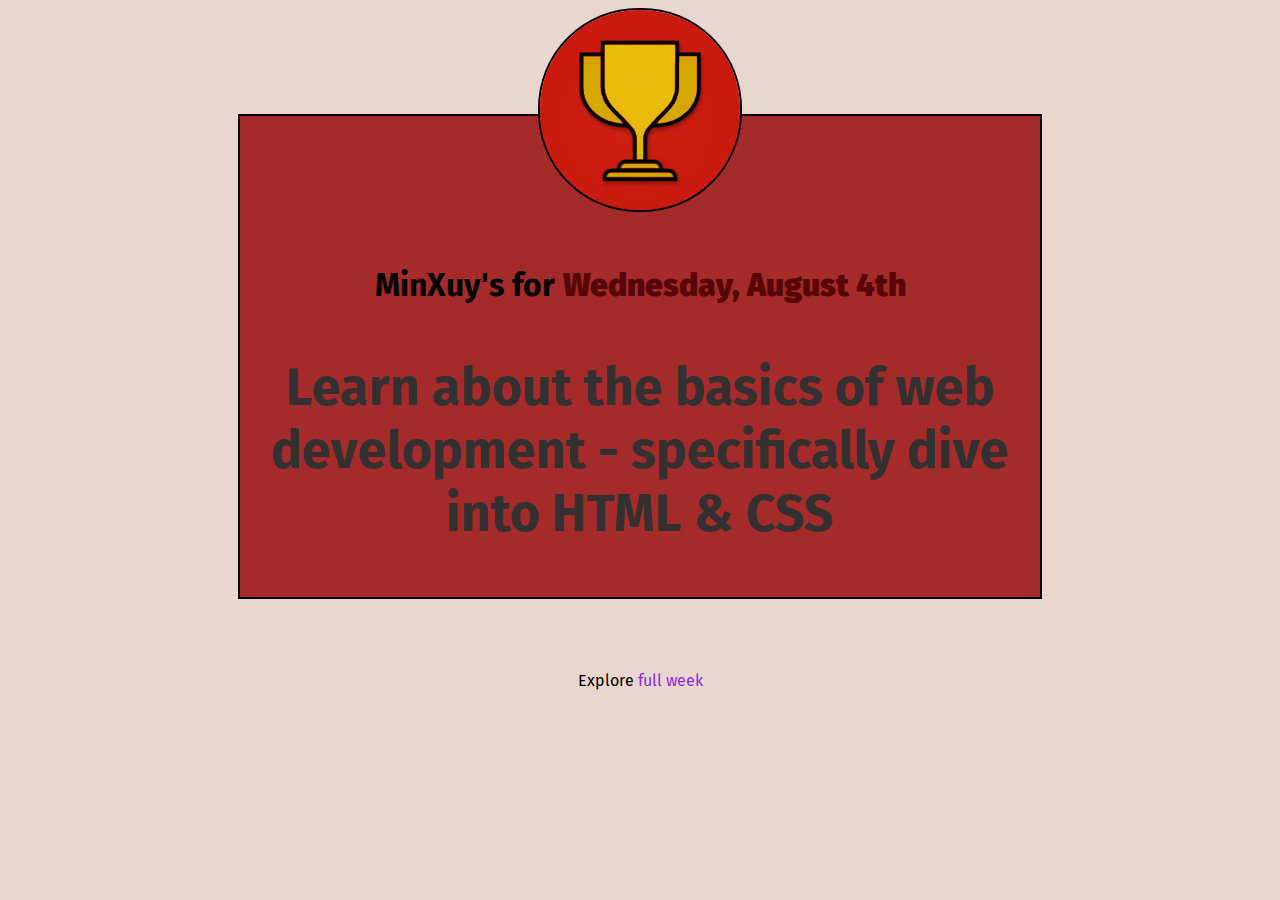
<file: index.html>
<!DOCTYPE html>
<html lang="en">
<head>
    <meta charset="UTF-8">
    <meta name="viewport" content="width=device-width, initial-scale=1.0">
    <title>My Daily Challenge</title>
    <link href="styles/daily-challenge.css" rel="stylesheet">
    <link rel="preconnect" href="https://fonts.googleapis.com"> 
    <link rel="preconnect" href="https://fonts.gstatic.com" crossorigin>
    <link href="https://fonts.googleapis.com/css2?family=Fira+Sans:ital,wght@0,100;0,200;0,300;0,400;0,500;0,600;0,700;0,800;0,900;1,100;1,200;1,300;1,400;1,500;1,600;1,700;1,800;1,900&family=Pacifico&display=swap" rel="stylesheet">
</head>
<body>
    <img src="imgs/challenges-trophy.jpg" alt="A tropy">
    <main>
     <h1>MinXuy's for <b>Wednesday, August 4th</b></h1>
     <p id="todays-challenge">
        Learn about the basics of web development - specifically dive into HTML & CSS
     </p>   
    </main>
    <p>
        Explore <a href="full-week.html">full week</a>
    </p>
</body>
</html>
</file>
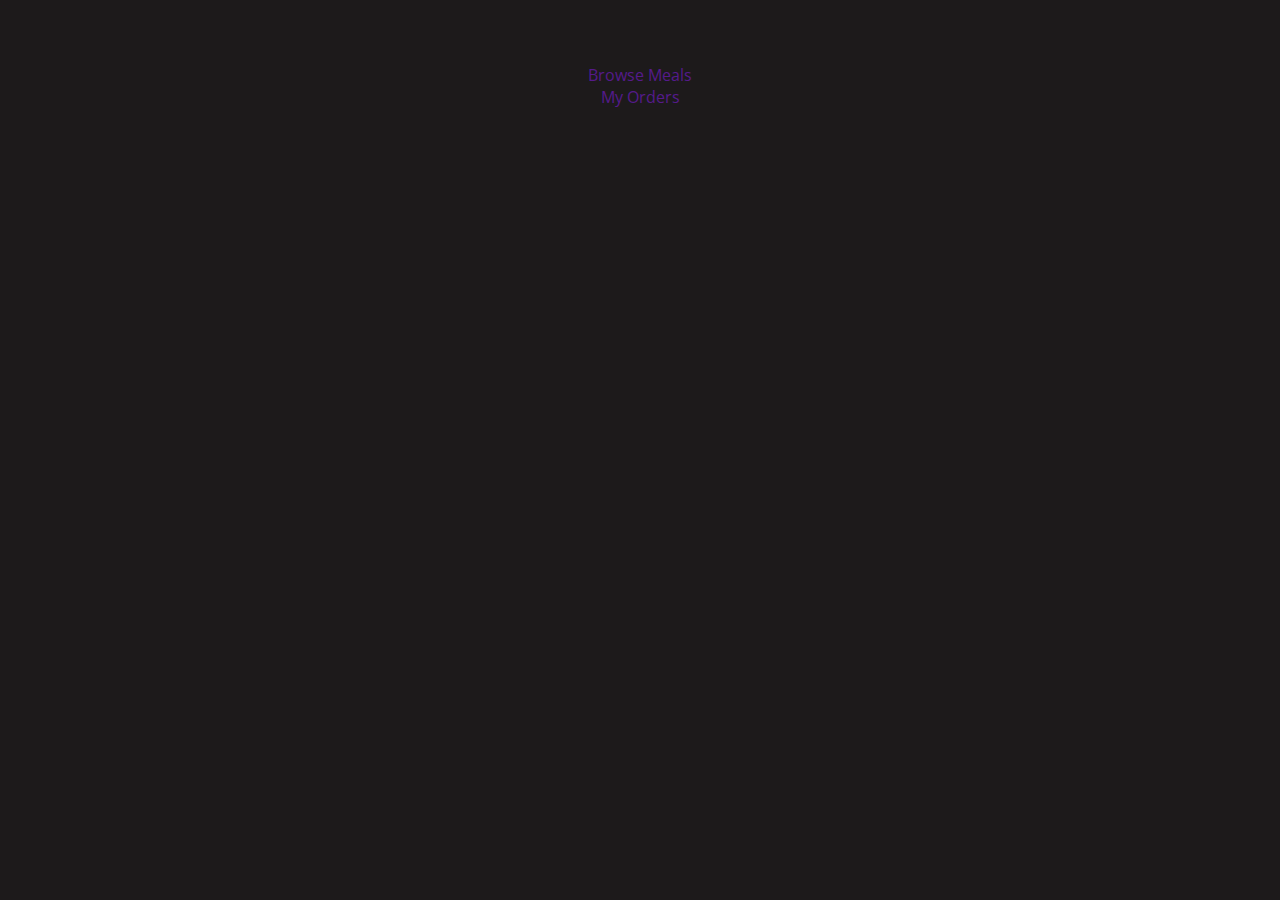
<file: 20days/index.html>
<!DOCTYPE html>
<html lang="en">
<head>
    <meta charset="UTF-8">
    <meta name="viewport" content="width=device-width, initial-scale=1.0">
    <title>Webfood</title>
    <link rel="preconnect" href="https://fonts.gstatic.com" />
    <link
      href="https://fonts.googleapis.com/css2?family=Open+Sans:wght@400;700&display=swap"
      rel="stylesheet"
    />
    <link rel="stylesheet" href="/20days/style.css">
</head>
<body>
    <header id="main-header">
        <a href="/20days/index.html" id="logo">Webfood</a>
        <nav>
            <ul>
                <li>
                    <a href="">Browse Meals</a>
                </li>
                <li>
                    <a href="">My Orders</a>
                </li>
            </ul>
        </nav>
        <a href class="menu-btn">
            <span></span>
            <span></span>
            <span></span>
        </a>
    </header>

    <aside id="side-drawer">
        <nav>
            <ul>
                <li>
                    <a href="">Browse Meals</a>
                </li>
                <li>
                    <a href="">My Orders</a>
                </li>
            </ul>
        </nav> 
    </aside>

    <main>
        <h1>Browse Our Deliicious Meals</h1>
        <section id="latest-products">
            <ul>
                <li class="food-item">
                    <article>
                        <img src="/20days/images/risotto.jpg" alt="Delicious risotto with tiger prawns">
                        <div class="food-item-content">
                            <h2>Risstto with Tiger Prawns</h2>
                            <a href="" class="btn"> Add to Cart </a>
                        </div>
                    </article>
                </li>
                <li class="food-item">
                    <article>
                        <img src="/20days/images/cheeseburgers.jpg" alt="Classic Cheeseburgers">
                        <div class="food-item-content">
                            <h2>Cheeseburgers</h2>
                            <a href="" class="btn"> Add to Cart </a>
                        </div>
                    </article>
                </li>
            </ul>
        </section>
    </main>
</body>
</html>
</file>
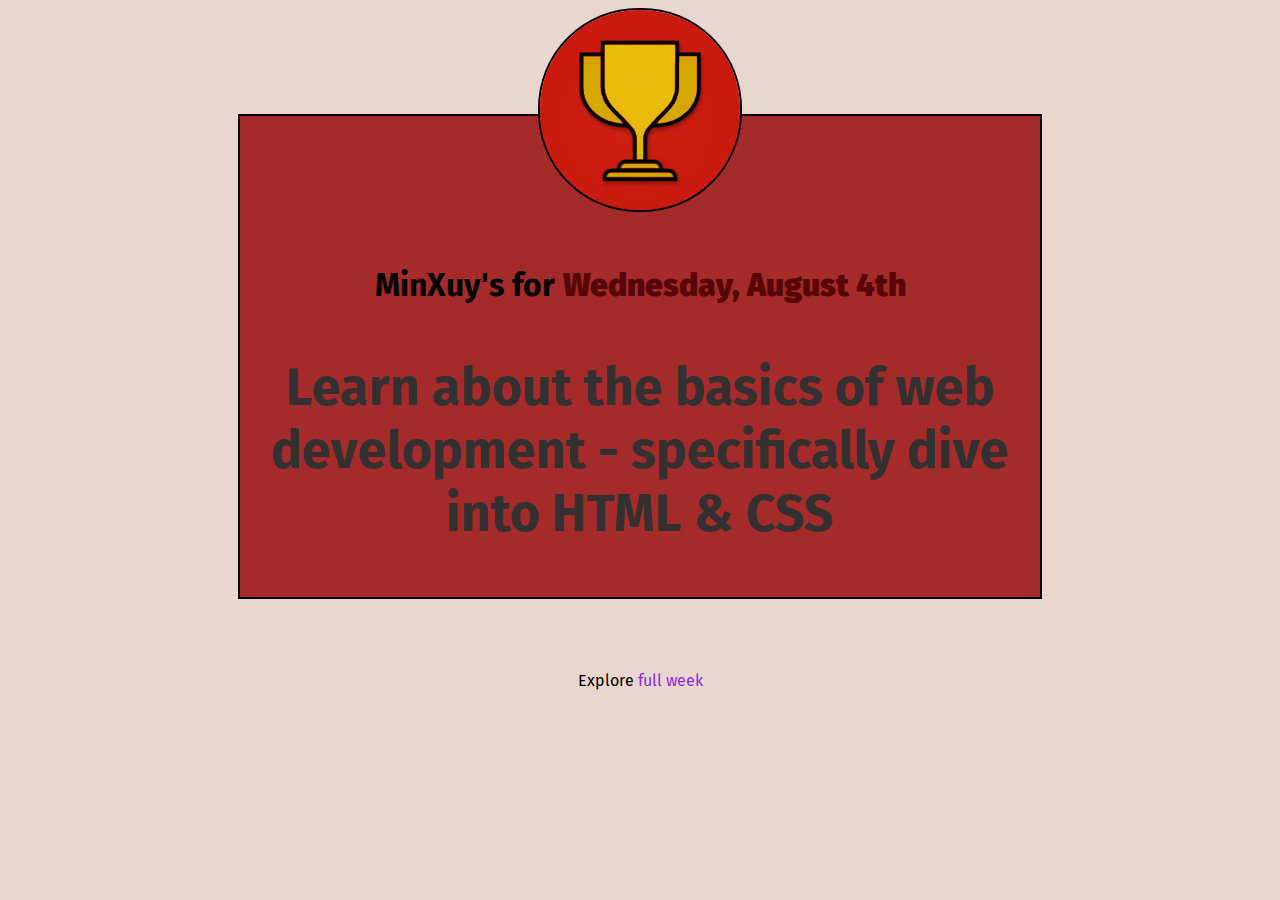
<file: code/index.html>
<!DOCTYPE html>
<html lang="en">
<head>
    <meta charset="UTF-8">
    <meta name="viewport" content="width=device-width, initial-scale=1.0">
    <title>My Daily Challenge</title>
    <link href="/styles/daily-challenge.css" rel="stylesheet">
    <link rel="preconnect" href="https://fonts.googleapis.com"> 
    <link rel="preconnect" href="https://fonts.gstatic.com" crossorigin>
    <link href="https://fonts.googleapis.com/css2?family=Fira+Sans:ital,wght@0,100;0,200;0,300;0,400;0,500;0,600;0,700;0,800;0,900;1,100;1,200;1,300;1,400;1,500;1,600;1,700;1,800;1,900&family=Pacifico&display=swap" rel="stylesheet">
    <link rel="icon" href="/imgs/favicon.ico" type="image/x-icon">
</head>
<body>
    <img src="/imgs/challenges-trophy.jpg" alt="A tropy">
    <main>
     <h1>MinXuy's for <b>Wednesday, August 4th</b></h1>
     <p id="todays-challenge">
        Learn about the basics of web development - specifically dive into HTML & CSS
     </p>   
    </main>
    <p>
        Explore <a href="/code/full-week.html">full week</a>
    </p>
</body>
</html>
</file>
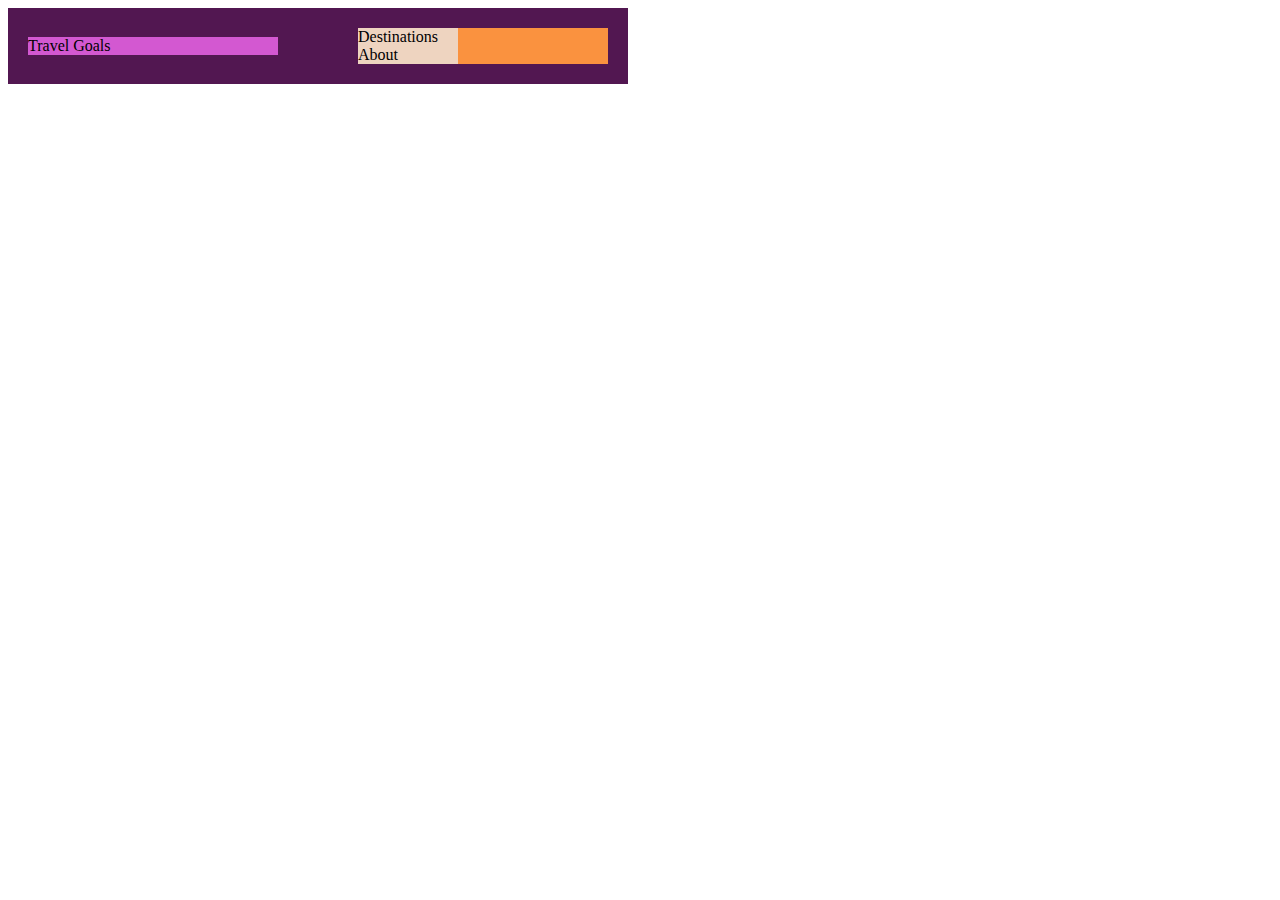
<file: flexbox/index.html>
<!DOCTYPE html>
<html lang="en">
  <head>
    <meta charset="UTF-8" />
    <link rel="stylesheet" href="/flexbox/style.css" />
    <title>Flexbox</title>
  </head>
  <body>
    <header id="container">
      <div>
        <p>Travel Goals</p>
      </div>
      <nav>
        <ul>
          <li>Destinations</li>
          <li>About</li>
        </ul>
      </nav>
    </header>
  </body>
</html>
</file>
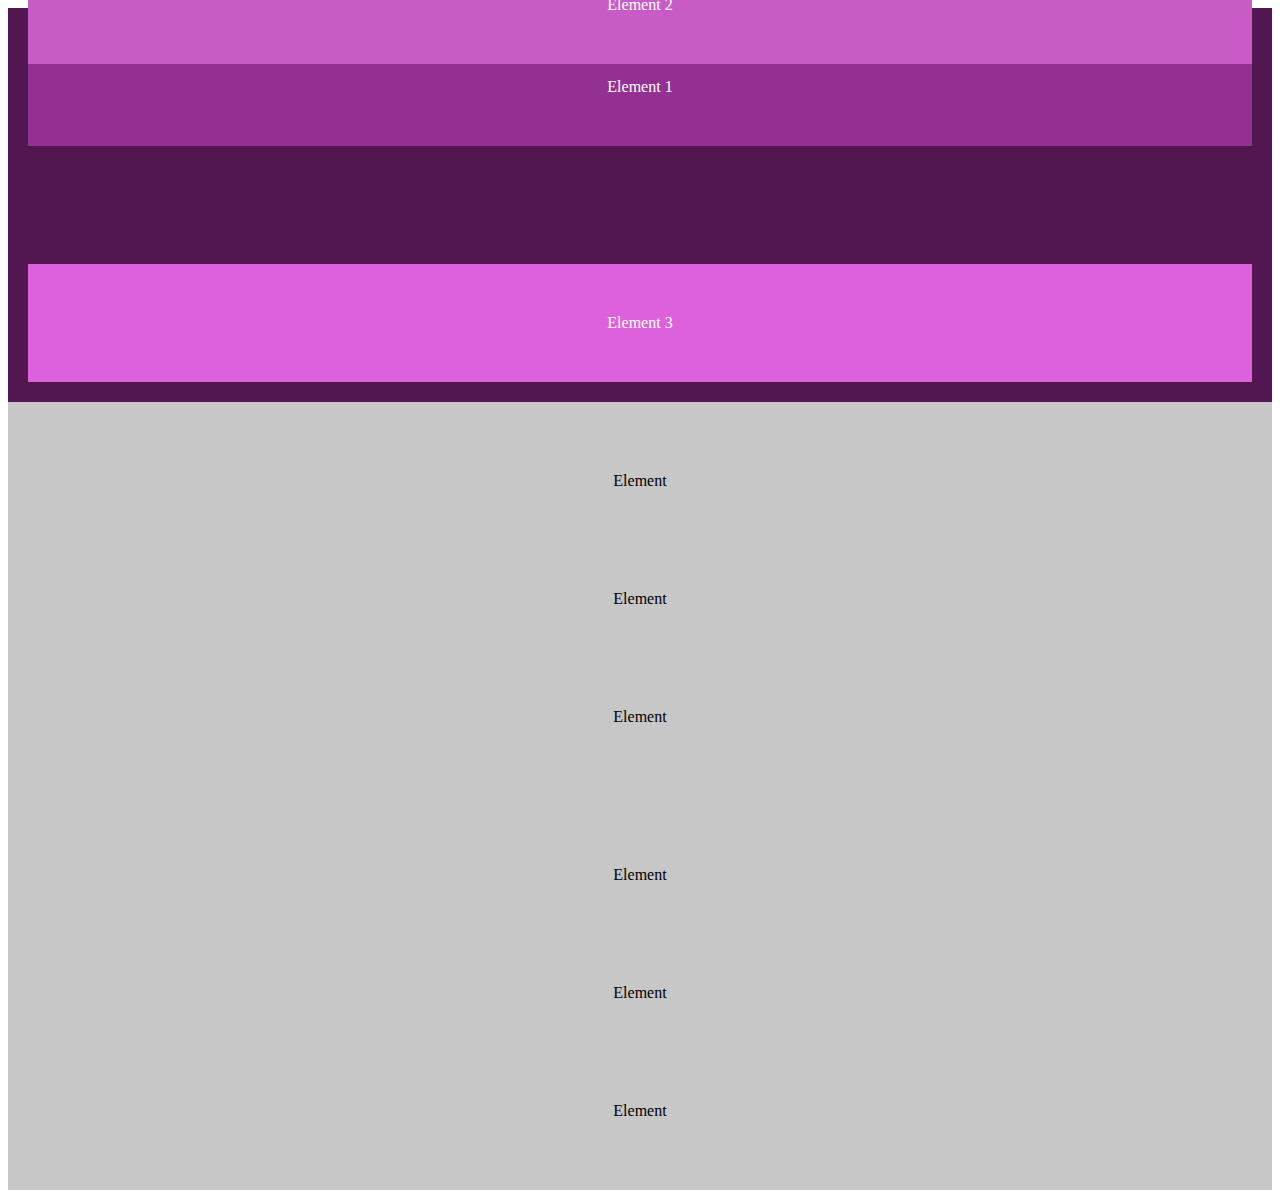
<file: position/index.html>
<!DOCTYPE html>
<html lang="en">
  <head>
    <meta charset="UTF-8" />
    <link rel="stylesheet" href="/position/style.css">
    <title>Position</title>
  </head>
  <body>
    <div id="container">
      <p id="one">Element 1</p>
      <p id="two">Element 2</p>
      <p id="three">Element 3</p>
    </div>
    <div>
      <p>Element</p>
      <p>Element</p>
      <p>Element</p>
    </div>
    <div>
      <p>Element</p>
      <p>Element</p>
      <p>Element</p>
    </div>
  </body>
</html>
</file>
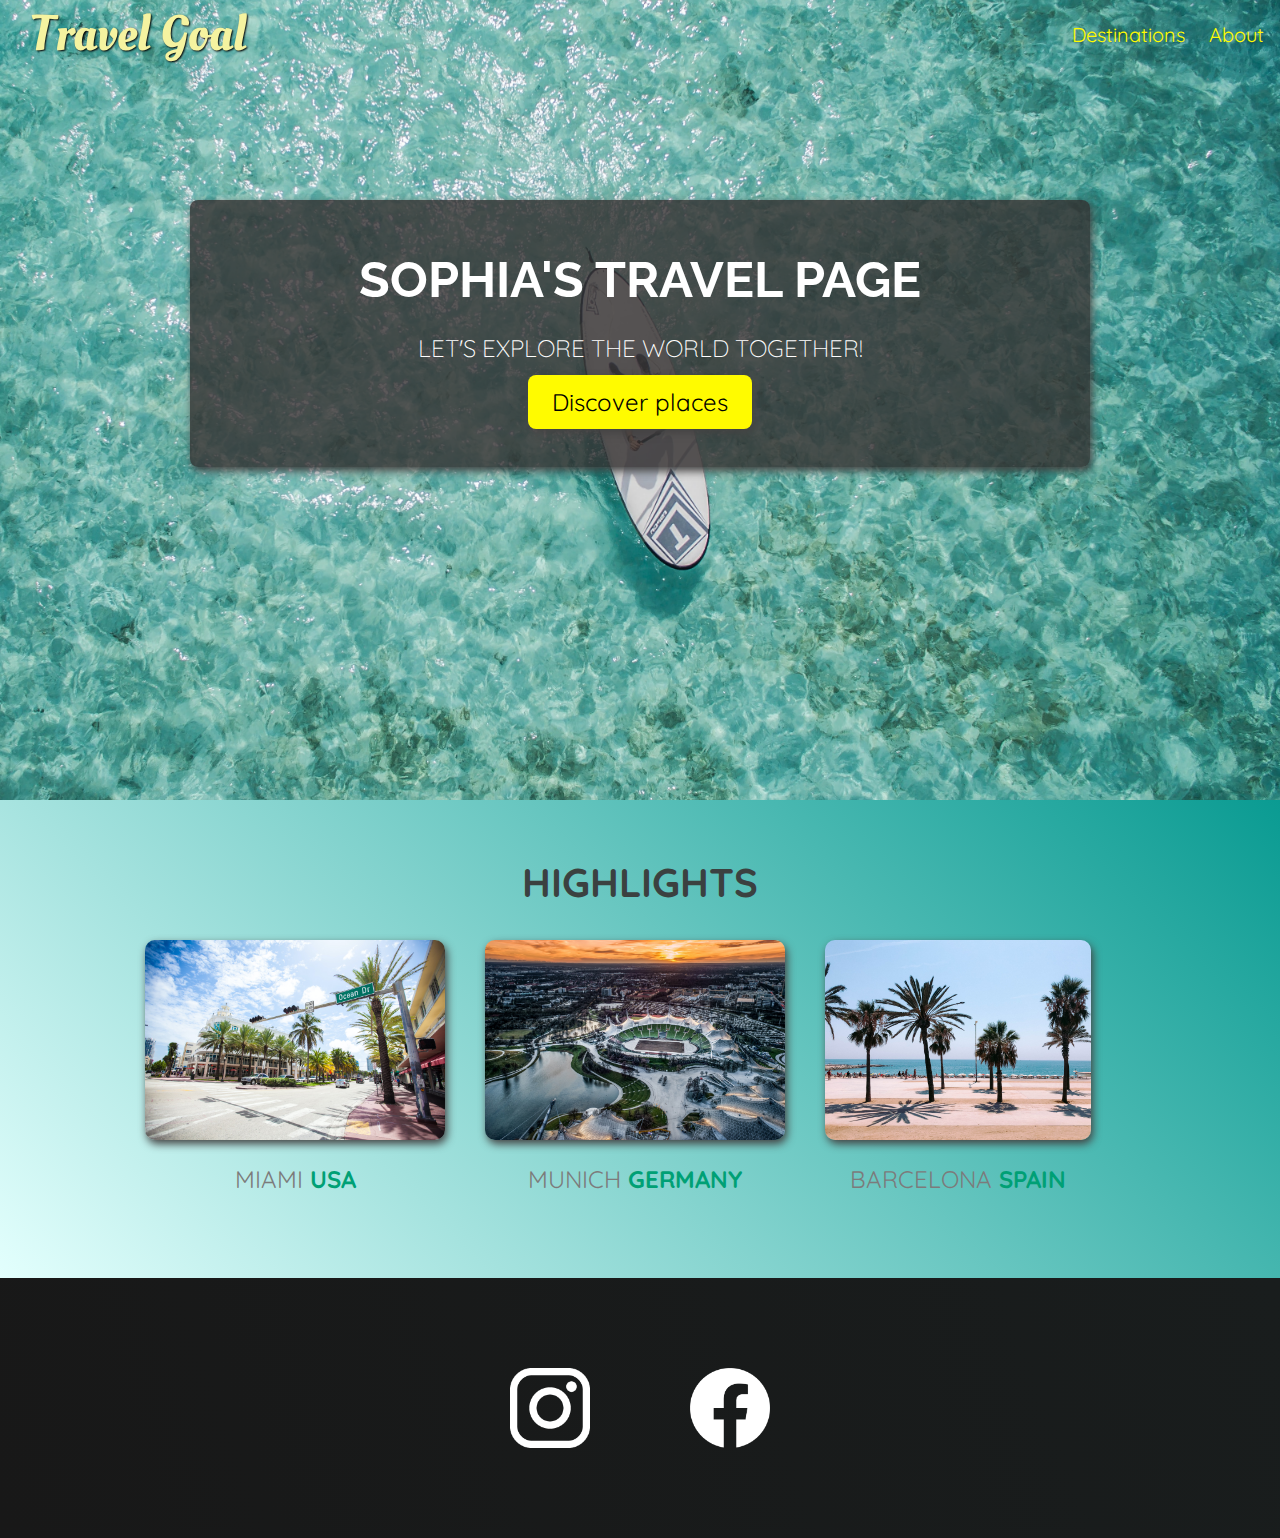
<file: travel_code/index.html>
<!DOCTYPE html>
<html lang="en">
<head>
    <meta charset="UTF-8">
    <link rel="stylesheet" href="/travel_code/style.css">
    <link rel="stylesheet" href="/travel_code/shared.css">
    <link rel="stylesheet" href="https://fonts.googleapis.com/css2?family=Raleway:wght@700&family=Oleo+Script:wght@700&family=Quicksand:wght@300;500;700&display=swap"/>
    <title>Travel goal</title>
</head>
<body>
    <header>
        <div id="page-logo">
           <a href="/travel_code/index.html">Travel Goal</a> 
        </div>
        
        <nav>
            <ul>
                <li><a href="/travel_code/places.html">Destinations</a></li>
                <li><a href="/travel_code/about.htm">About</a></li>
            </ul>
        </nav>
    </header>

    <main>
        <section id="hero">
            <div id="hero-content">
            <h1>SOPHIA'S TRAVEL PAGE</h1>
            <p>Let's explore the world together!</p>
            <a href="/travel_code/places.html">Discover places</a>   
            </div>
        </section>

        <section id="highlight">
            <h2>Highlights</h2>
            <ul id="destinations">
                <li class="destination">
                    <img src="/travel_images/places/miami.jpg" alt="Miami streets on sunny day">
                    <p>Miami <strong>USA</strong></p>
                </li>
                <li class="destination">
                    <img src="/travel_images/places/munich.jpg" alt="Munich stadium in winter">
                    <p>Munich <strong>Germany</strong></p>
                </li>
                <li class="destination">
                    <img src="/travel_images/places/barcelona.jpg" alt="Palm beach in barcelona">
                    <p>Barcelona <strong>Spain</strong></p>
                </li>
            </ul>
        </section>
    </main>

    <footer>
        <ul>
            <li>
                <a href="https://www.instagram.com"><img src="/travel_images/icon/insta.png" alt="Instagram"></a>
            </li>
            <li>
                <a href="https://www.facebook.com"><img src="/travel_images/icon/facebook.png" alter="Facebook"></a>
            </li>
        </ul>
    </footer>
</body>
</html>
</file>
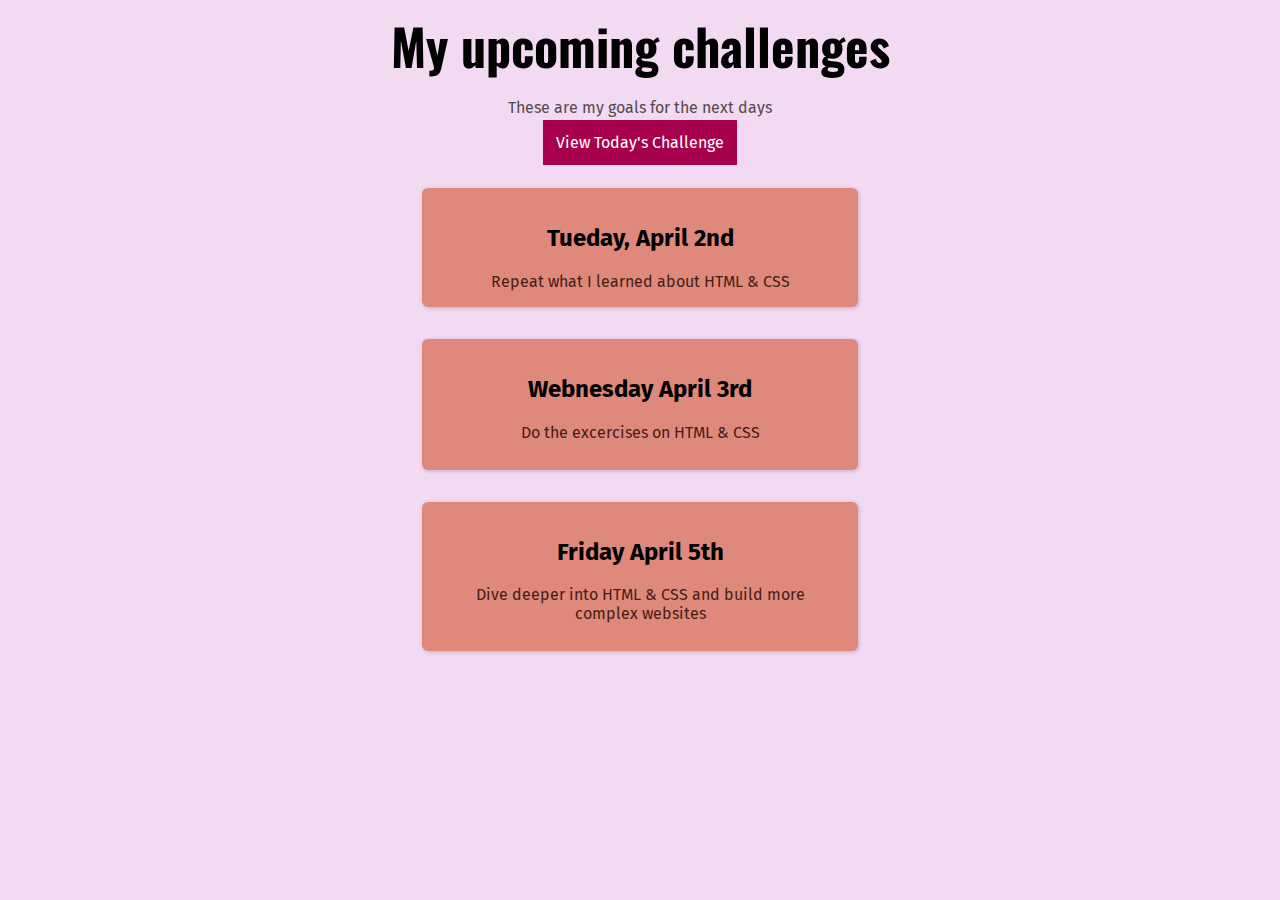
<file: full-week.html>
<!DOCTYPE html>
<html lang="en">
<head>
    <meta charset="UTF-8">
    <meta name="viewport" content="width=device-width, initial-scale=1.0">
    <title>My Upcoming Challenges</title>
    <link href="styles/full-week.css" rel="stylesheet">
    <link rel="preconnect" href="https://fonts.googleapis.com"> 
    <link rel="preconnect" href="https://fonts.gstatic.com" crossorigin>
    <link href="https://fonts.googleapis.com/css2?family=Fira+Sans:ital,wght@0,100;0,200;0,300;0,400;0,500;0,600;0,700;0,800;0,900;1,100;1,200;1,300;1,400;1,500;1,600;1,700;1,800;1,900&family=Pacifico&display=swap" rel="stylesheet">
    <link href="https://fonts.googleapis.com/css2?family=Fira+Sans:ital,wght@0,100;0,200;0,300;0,400;0,500;0,600;0,700;0,800;0,900;1,100;1,200;1,300;1,400;1,500;1,600;1,700;1,800;1,900&family=Oswald:wght@200..700&family=Pacifico&display=swap" rel="stylesheet">
</head>
<body>
    <header>
        <h1>My upcoming challenges</h1>
        <p id="description">These are my goals for the next days</p>
        <a href="index.html">View Today's Challenge</a>
    </header>
    <main>
        <ol>
            <li>
                <h2>Tueday, April 2nd</h2>
                <pv class="daily-goal">Repeat what I learned about HTML & CSS</pv>
            </li>
            <li>
                <h2>Webnesday April 3rd</h2>
                <p class="daily-goal">Do the excercises on HTML & CSS</p>
            </li>
            <li>
                <h2>Friday April 5th</h2>
                <p class="daily-goal">Dive deeper into HTML & CSS and build more complex websites</p>
            </li>
         </ol>
    </main>
</body>
</html>
</file>
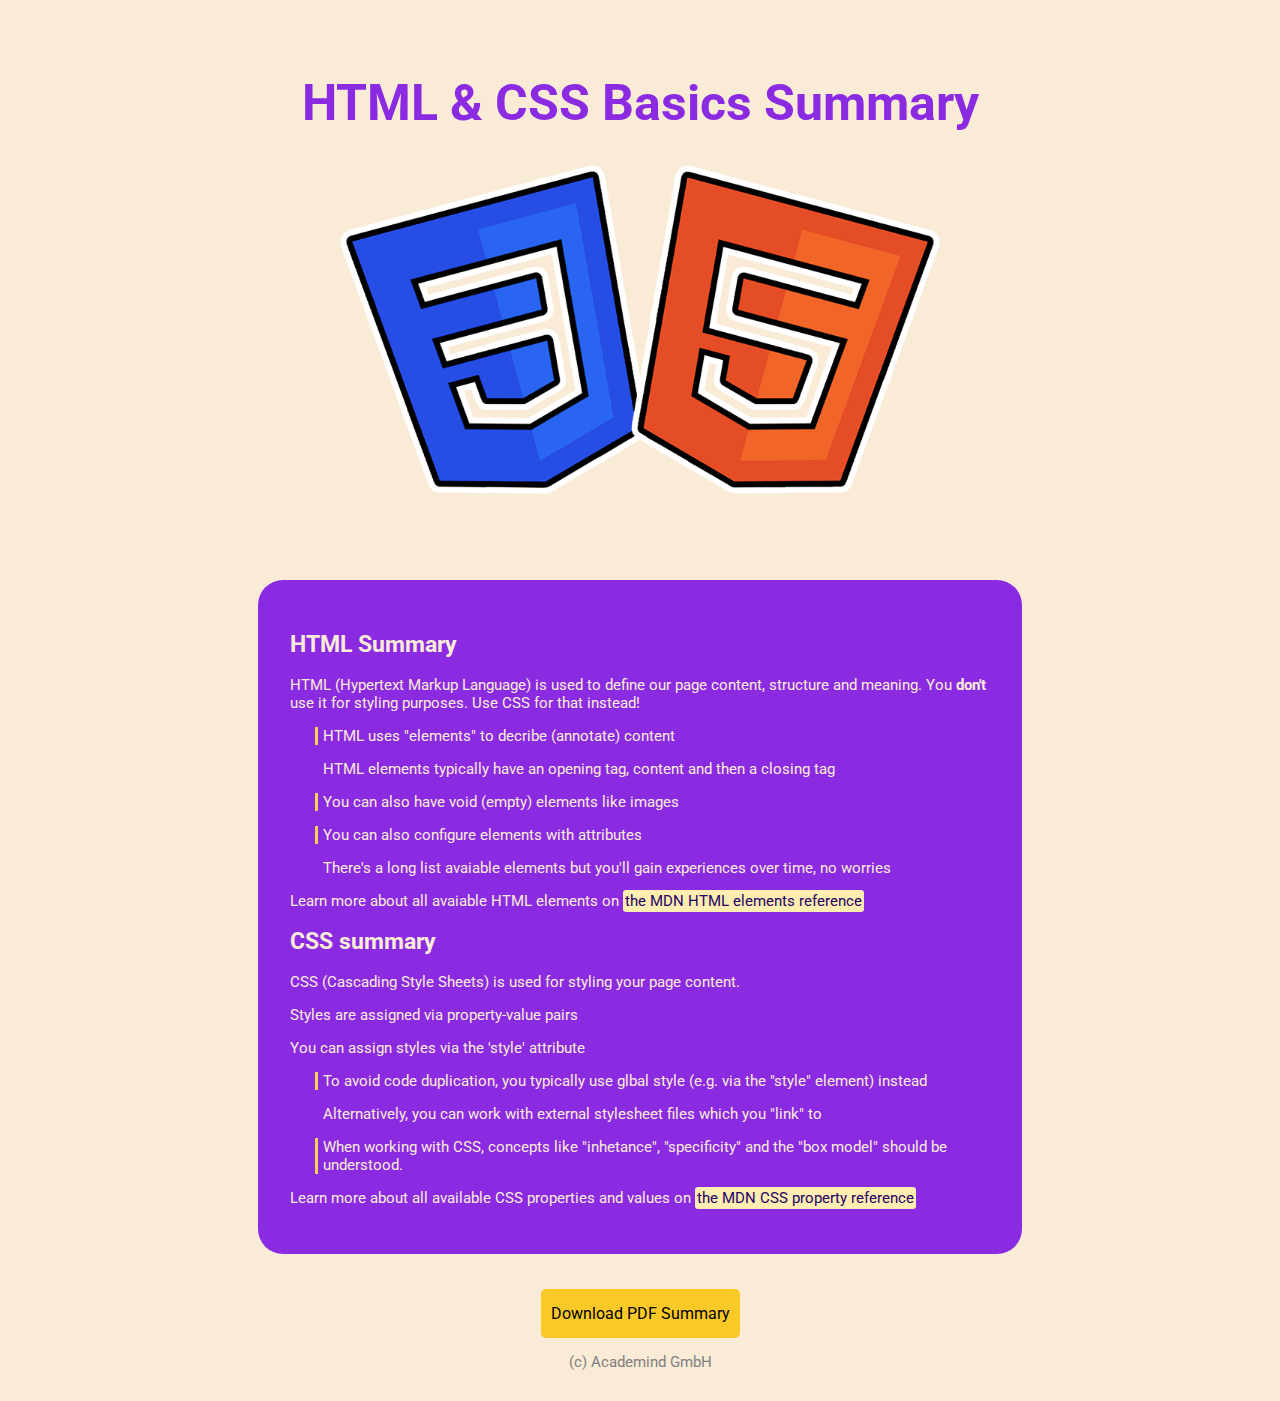
<file: html-css.html>
<!DOCTYPE html>
<html lang="en">
    <head>
        <meta charset="UFT-8">
        <meta name="viewport" content="width=device-width, initial-scale-1"/>
        <link rel="stylesheet" href="html-css.css">
        <link rel="preconnect" href="https://fonts.googleapis.com">
        <link rel="preconnect" href="https://fonts.gstatic.com" crossorigin>
        <link href="https://fonts.googleapis.com/css2?family=Roboto:ital,wght@0,100;0,300;0,400;0,500;0,700;0,900;1,100;1,300;1,400;1,500;1,700;1,900&display=swap" rel="stylesheet">
        <title>HTML-CSS</title>
    </head>
    <body>
        <header>
            <h1>HTML & CSS Basics Summary</h1>
            <img src="extra-files/html-css.png" alt="HTML and CSS logos">
        </header>

        <main>
            <h2>HTML Summary</h2>
            <p>HTML (Hypertext Markup Language) is used to define our page content, structure and meaning. You <span class="highlight">don't</span> use it for styling purposes. Use CSS for that instead!</p>
            <ul>
                <li class="extra-important">HTML uses "elements" to decribe (annotate) content</li>
                <li>HTML elements typically have an opening tag, content and then a closing tag</li>
                <li class="extra-important">You can also have void (empty) elements like images</li>
                <li class="extra-important">You can also configure elements with attributes</li>
                <li>There's a long list avaiable elements but you'll gain experiences over time, no worries</li>
            </ul>
            <p>Learn more about all avaiable HTML elements on <a href="https://developer.mozilla.org/en-US/docs/Web/HTML/Element">the MDN HTML elements reference</a></p>

            <h2>CSS summary</h2>
            <p>CSS (Cascading Style Sheets) is used for styling your page content.</p>
            <p>Styles are assigned via property-value pairs</p>
            <p>You can assign styles via the 'style' attribute</p>
            <ul>
                <li class="extra-important">To avoid code duplication, you typically use glbal style (e.g. via the "style" element) instead</li>
                <li>Alternatively, you can work with external stylesheet files which you "link" to</li>
                <li class="extra-important">When working with CSS, concepts like "inhetance", "specificity" and the "box model" should be understood.</li>
            </ul>
            <p>Learn more about all available CSS properties and values on <a href="https://developer.mozilla.org/en-US/docs/Web/CSS/Reference">the MDN CSS property reference</a></p>
        </main>

        <footer>
            <a href="extra-files/html-css-basics-summary.pdf" download="HTML-CSS basic summary" >Download PDF Summary</a>
            <p>(c) Academind GmbH</p>
        </footer>
    </body>
</html>
</file>
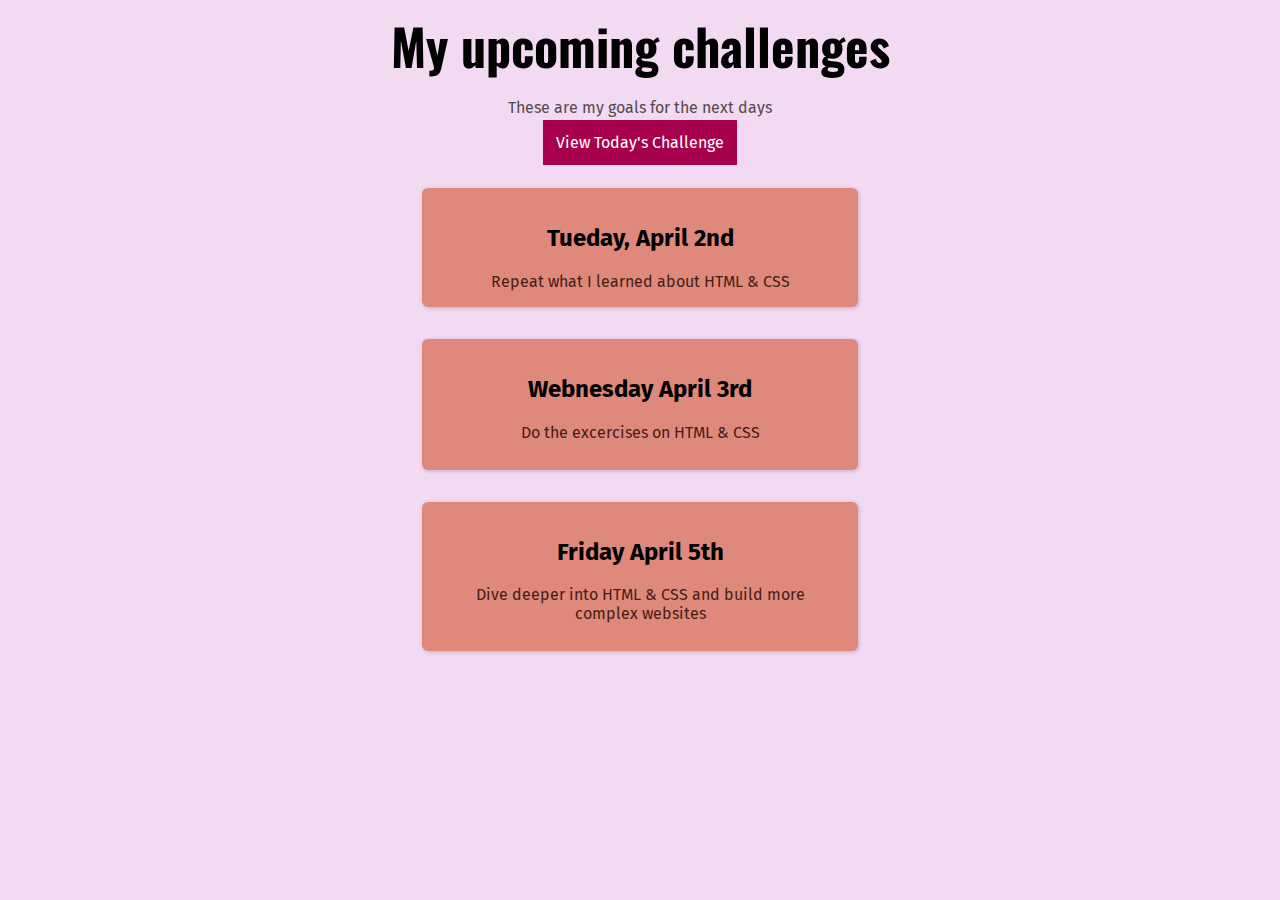
<file: code/full-week.html>
<!DOCTYPE html>
<html lang="en">
<head>
    <meta charset="UTF-8">
    <meta name="viewport" content="width=device-width, initial-scale=1.0">
    <title>My Upcoming Challenges</title>
    <link href="/styles/full-week.css" rel="stylesheet">
    <link rel="preconnect" href="https://fonts.googleapis.com"> 
    <link rel="preconnect" href="https://fonts.gstatic.com" crossorigin>
    <link href="https://fonts.googleapis.com/css2?family=Fira+Sans:ital,wght@0,100;0,200;0,300;0,400;0,500;0,600;0,700;0,800;0,900;1,100;1,200;1,300;1,400;1,500;1,600;1,700;1,800;1,900&family=Pacifico&display=swap" rel="stylesheet">
    <link href="https://fonts.googleapis.com/css2?family=Fira+Sans:ital,wght@0,100;0,200;0,300;0,400;0,500;0,600;0,700;0,800;0,900;1,100;1,200;1,300;1,400;1,500;1,600;1,700;1,800;1,900&family=Oswald:wght@200..700&family=Pacifico&display=swap" rel="stylesheet">
</head>
<body>
    <header>
        <h1>My upcoming challenges</h1>
        <p id="description">These are my goals for the next days</p>
        <a href="/code/full-week.html">View Today's Challenge</a>
    </header>
    <main>
        <ol>
            <li>
                <h2>Tueday, April 2nd</h2>
                <pv class="daily-goal">Repeat what I learned about HTML & CSS</pv>
            </li>
            <li>
                <h2>Webnesday April 3rd</h2>
                <p class="daily-goal">Do the excercises on HTML & CSS</p>
            </li>
            <li>
                <h2>Friday April 5th</h2>
                <p class="daily-goal">Dive deeper into HTML & CSS and build more complex websites</p>
            </li>
         </ol>
    </main>
</body>
</html>
</file>
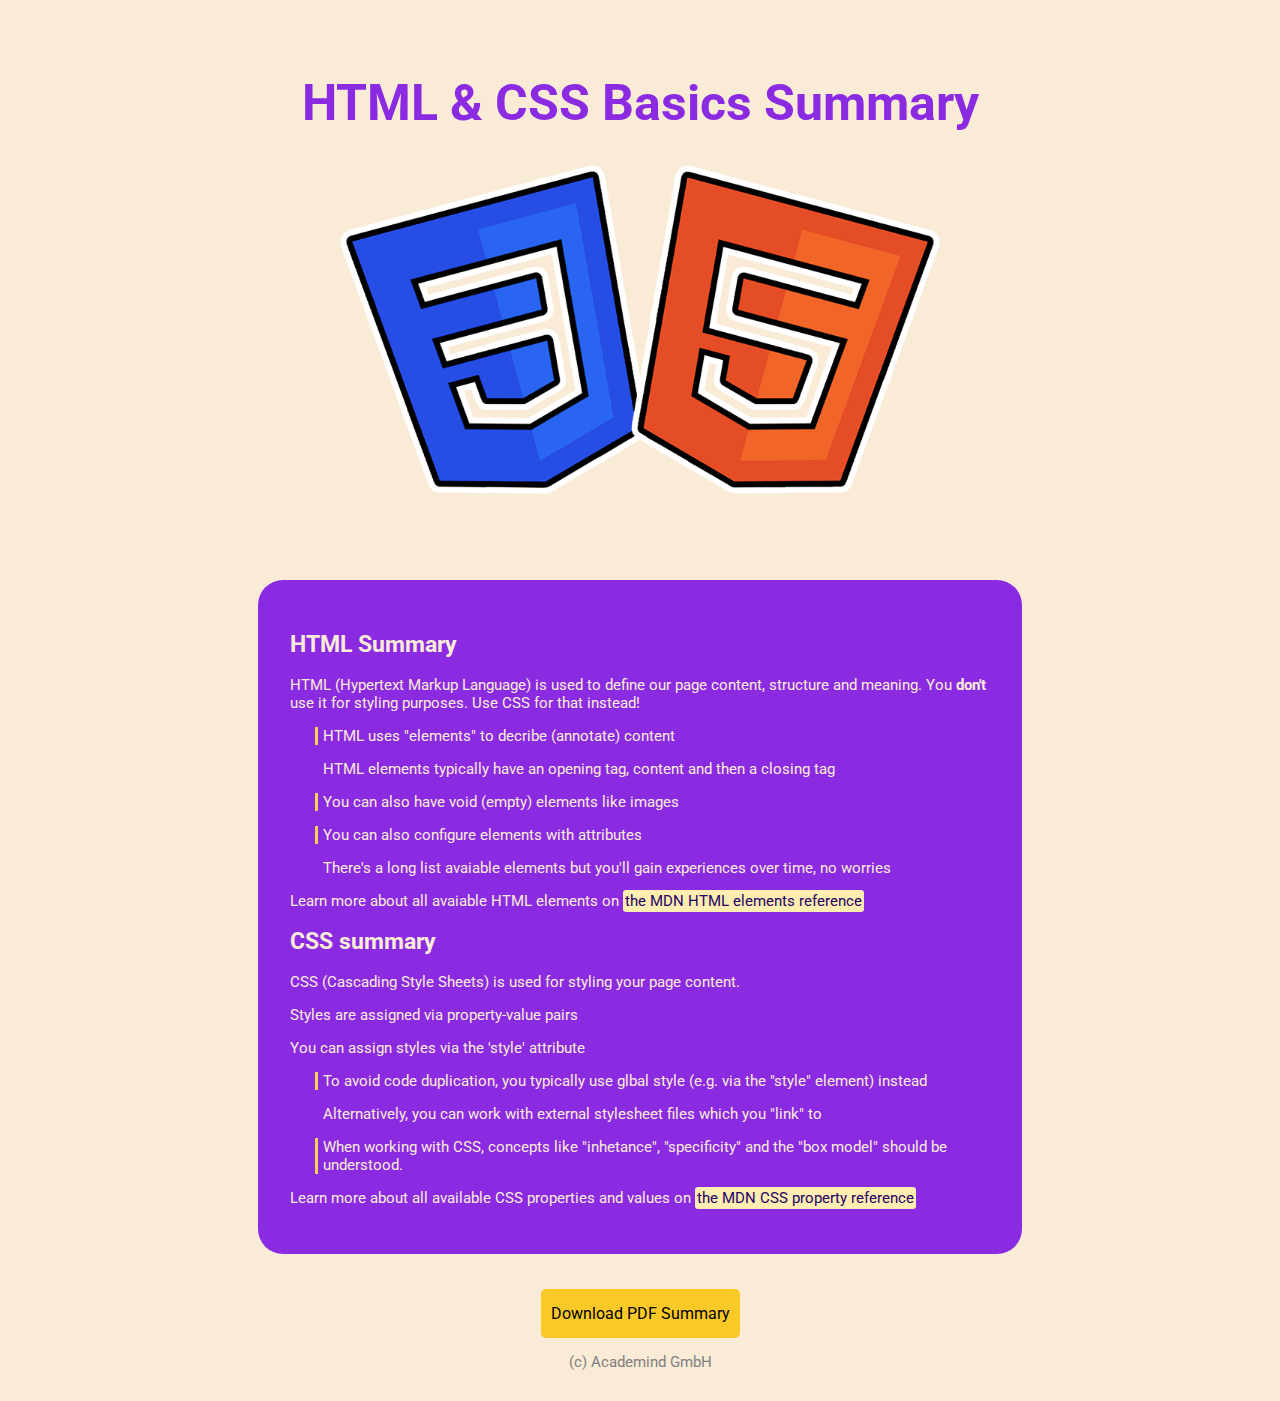
<file: code/html-css.html>
<!DOCTYPE html>
<html lang="en">
    <head>
        <meta charset="UFT-8">
        <meta name="viewport" content="width=device-width, initial-scale-1"/>
        <link rel="stylesheet" href="/styles/html-css.css">
        <link rel="preconnect" href="https://fonts.googleapis.com">
        <link rel="preconnect" href="https://fonts.gstatic.com" crossorigin>
        <link href="https://fonts.googleapis.com/css2?family=Roboto:ital,wght@0,100;0,300;0,400;0,500;0,700;0,900;1,100;1,300;1,400;1,500;1,700;1,900&display=swap" rel="stylesheet">
        <title>HTML-CSS</title>
    </head>
    <body>
        <header>
            <h1>HTML & CSS Basics Summary</h1>
            <img src="/extra-files/html-css.png" alt="HTML and CSS logos">
        </header>

        <main>
            <h2>HTML Summary</h2>
            <p>HTML (Hypertext Markup Language) is used to define our page content, structure and meaning. You <span class="highlight">don't</span> use it for styling purposes. Use CSS for that instead!</p>
            <ul>
                <li class="extra-important">HTML uses "elements" to decribe (annotate) content</li>
                <li>HTML elements typically have an opening tag, content and then a closing tag</li>
                <li class="extra-important">You can also have void (empty) elements like images</li>
                <li class="extra-important">You can also configure elements with attributes</li>
                <li>There's a long list avaiable elements but you'll gain experiences over time, no worries</li>
            </ul>
            <p>Learn more about all avaiable HTML elements on <a href="https://developer.mozilla.org/en-US/docs/Web/HTML/Element">the MDN HTML elements reference</a></p>

            <h2>CSS summary</h2>
            <p>CSS (Cascading Style Sheets) is used for styling your page content.</p>
            <p>Styles are assigned via property-value pairs</p>
            <p>You can assign styles via the 'style' attribute</p>
            <ul>
                <li class="extra-important">To avoid code duplication, you typically use glbal style (e.g. via the "style" element) instead</li>
                <li>Alternatively, you can work with external stylesheet files which you "link" to</li>
                <li class="extra-important">When working with CSS, concepts like "inhetance", "specificity" and the "box model" should be understood.</li>
            </ul>
            <p>Learn more about all available CSS properties and values on <a href="https://developer.mozilla.org/en-US/docs/Web/CSS/Reference">the MDN CSS property reference</a></p>
        </main>

        <footer>
            <a href="/extra-files/html-css-basics-summary.pdf" download="HTML-CSS basic summary" >Download PDF Summary</a>
            <p>(c) Academind GmbH</p>
        </footer>
    </body>
</html>
</file>
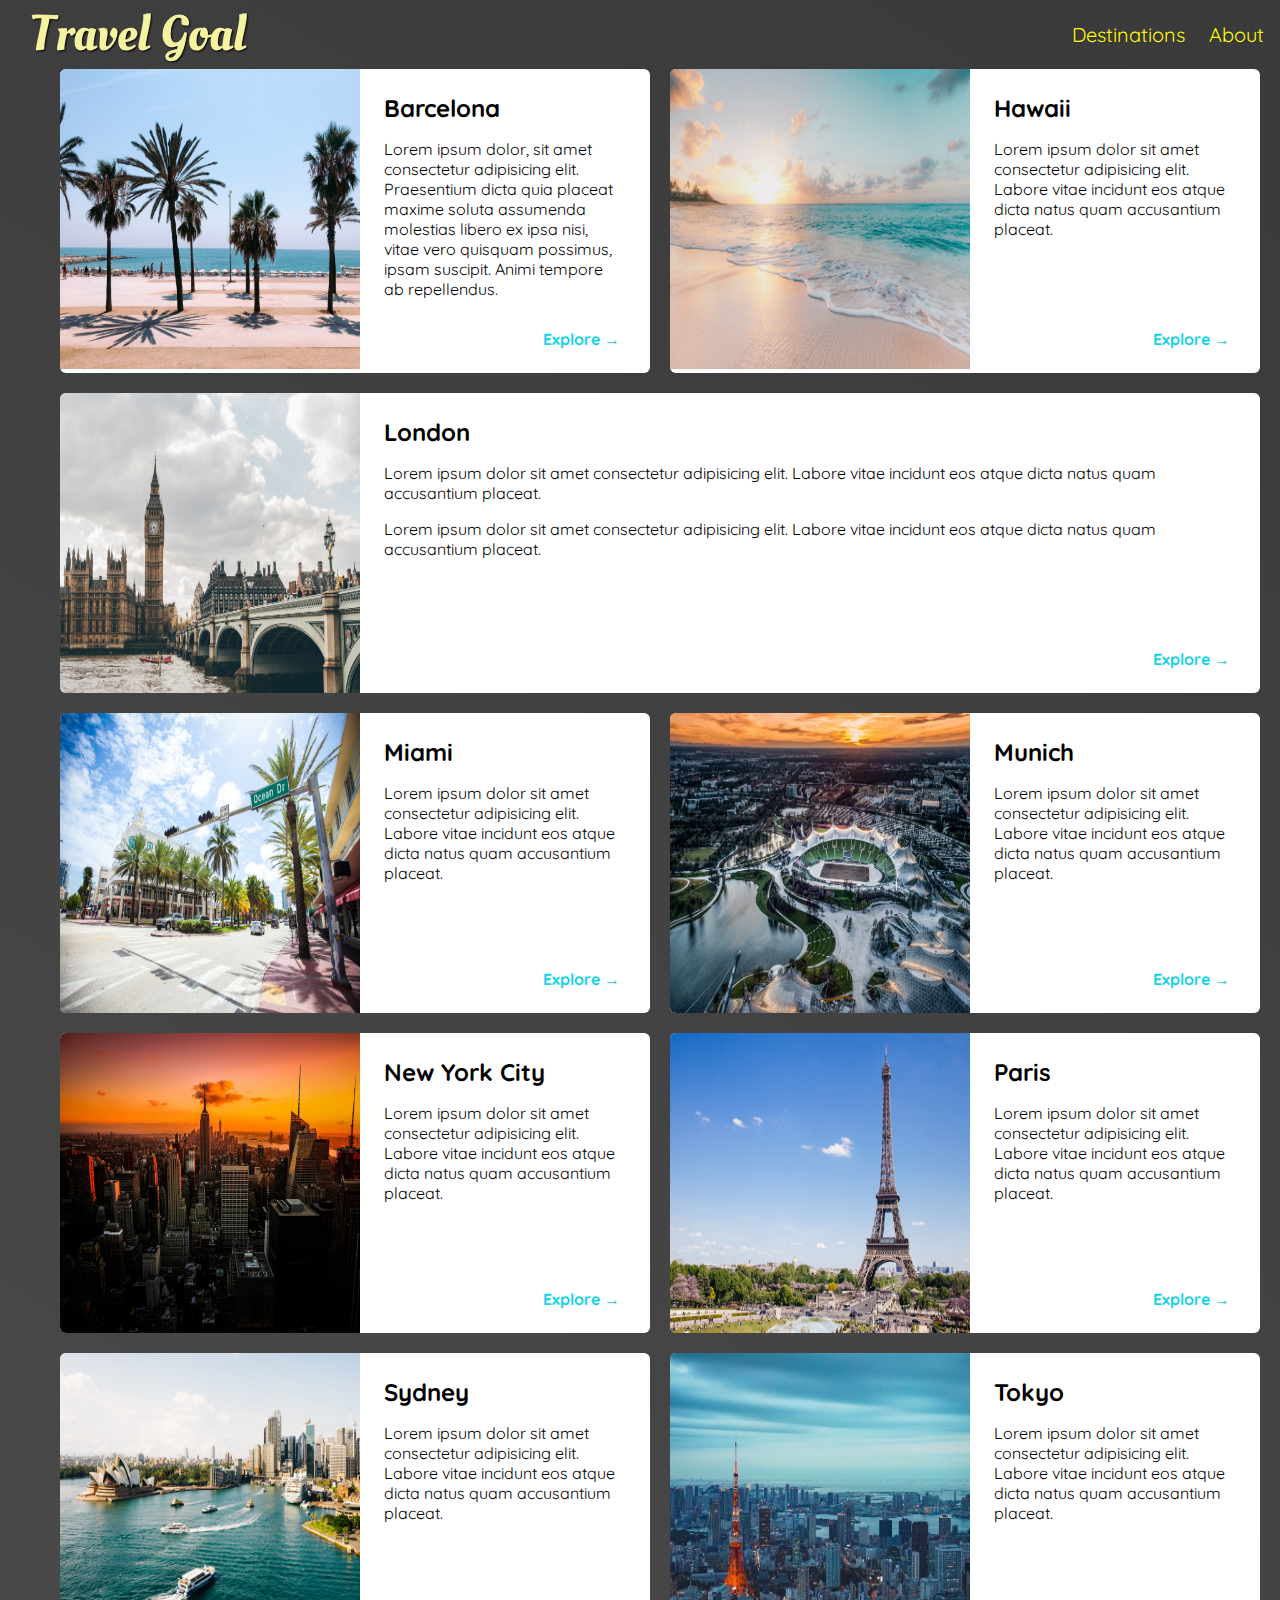
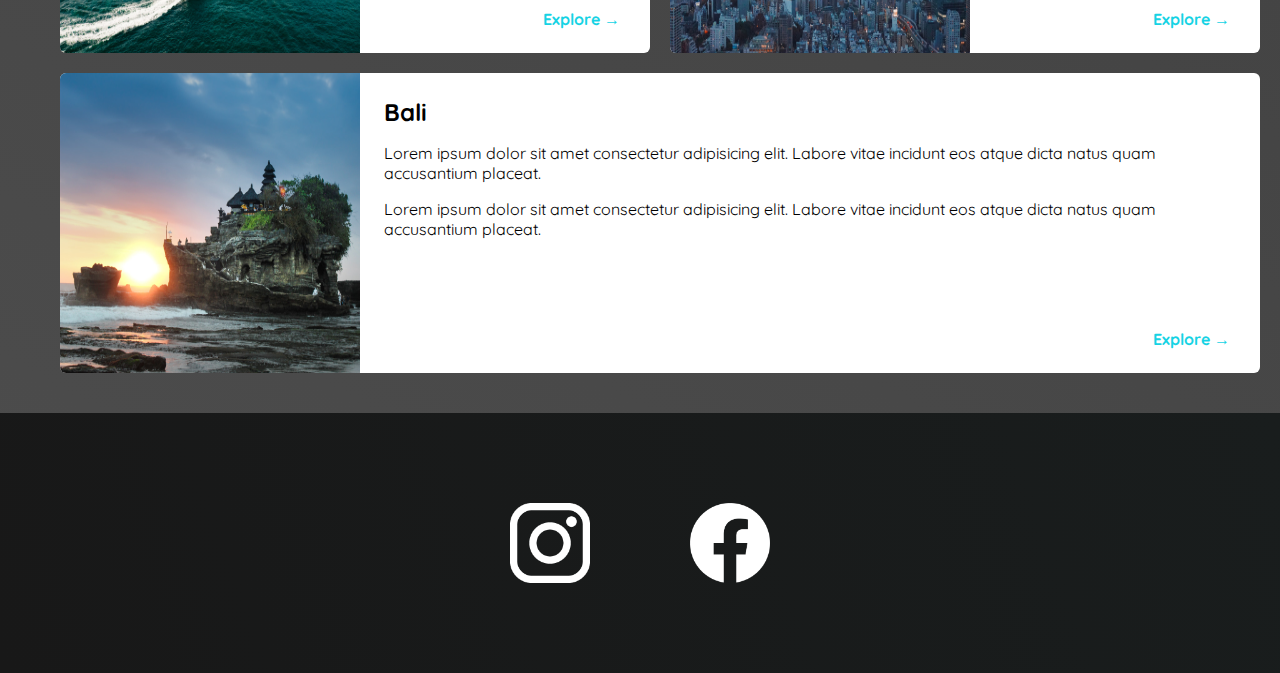
<file: travel_code/places.html>
<!DOCTYPE html>
<html lang="en">
<head>
    <meta charset="UTF-8">
    <link rel="stylesheet" href="/travel_code/shared.css">
    <link rel="stylesheet" href="/travel_code/places.css">
    <!-- Vi tri dong link anh huong den css duoc ap dung? -->
    <link rel="stylesheet" href="https://fonts.googleapis.com/css2?family=Raleway:wght@700&family=Oleo+Script:wght@700&family=Quicksand:wght@300;500;700&display=swap"/>
    <title>Destinations</title>
</head>
<body>
    <header>
        <div id="page-logo">
           <a href="/travel code/index.html">Travel Goal</a> 
        </div>
        
        <nav>
            <ul>
                <li><a href="/travel code/places.html">Destinations</a></li>
                <li><a href="/travel code/about.htm">About</a></li>
            </ul>
        </nav>
    </header>

    <main>
        <ul>
            <li>
                <div>
                  <img src="/travel_images/places/barcelona.jpg" alt="City of Barcelona">  
                </div> 

                <div class="item-content">
                    <div>
                        <h2>Barcelona</h2>
                        <p>Lorem ipsum dolor, sit amet consectetur adipisicing elit. Praesentium dicta quia placeat maxime soluta assumenda molestias libero ex ipsa nisi, vitae vero quisquam possimus, ipsam suscipit. Animi tempore ab repellendus.</p>
                    </div>

                    <div class="actions">
                        <a href="htpps://en.wikipedia.org/wiki/Barcelona">Explore &#x2192</a>
                    </div>
                </div>
            </li>

            <li>
                <img src="/travel_images/places/hawaii.jpg" alt="Hawaii beach" />
                <div class="item-content">
                  <div>
                    <h2>Hawaii</h2>
                    <p>
                      Lorem ipsum dolor sit amet consectetur adipisicing elit. Labore
                      vitae incidunt eos atque dicta natus quam accusantium placeat.
                    </p>
                  </div>
                  <div class="actions">
                    <a href="hhttps://en.wikipedia.org/wiki/Hawaii">Explore &#x2192</a>
                  </div>
                </div>
              </li>

              <li>
                <img src="/travel_images/places/london.jpg" alt="London city" />
                <div class="item-content">
                  <div>
                    <h2>London</h2>
                    <p>
                      Lorem ipsum dolor sit amet consectetur adipisicing elit. Labore
                      vitae incidunt eos atque dicta natus quam accusantium placeat.
                    </p>
                    <p>
                      Lorem ipsum dolor sit amet consectetur adipisicing elit. Labore
                      vitae incidunt eos atque dicta natus quam accusantium placeat.
                    </p>
                  </div>
                  <div class="actions">
                    <a href="https://en.wikipedia.org/wiki/London">Explore &#x2192</a>
                  </div>
                </div>
              </li>

              <li>
                <img src="/travel_images/places/miami.jpg" alt="Miami streets" />
                <div class="item-content">
                  <div>
                    <h2>Miami</h2>
                    <p>
                      Lorem ipsum dolor sit amet consectetur adipisicing elit. Labore
                      vitae incidunt eos atque dicta natus quam accusantium placeat.
                    </p>
                  </div>
                  <div class="actions">
                    <a href="https://en.wikipedia.org/wiki/Miami">Explore &#x2192</a>
                  </div>
                </div>
              </li>

              <li>
                <img src="/travel_images/places/munich.jpg" alt="Munich football stadium" />
                <div class="item-content">
                  <div>
                    <h2>Munich</h2>
                    <p>
                      Lorem ipsum dolor sit amet consectetur adipisicing elit. Labore
                      vitae incidunt eos atque dicta natus quam accusantium placeat.
                    </p>
                  </div>
                  <div class="actions">
                    <a href="https://en.wikipedia.org/wiki/Munich">Explore &#x2192</a>
                  </div>
                </div>
              </li>

              <li>
                <img src="/travel_images/places/new-york-city.jpg" alt="New York City skyline" />
                <div class="item-content">
                  <div>
                    <h2>New York City</h2>
                    <p>
                      Lorem ipsum dolor sit amet consectetur adipisicing elit. Labore
                      vitae incidunt eos atque dicta natus quam accusantium placeat.
                    </p>
                  </div>
                  <div class="actions">
                    <a href="https://en.wikipedia.org/wiki/New_York_City"
                      >Explore &#x2192</a
                    >
                  </div>
                </div>
              </li>

              <li>
                <img src="/travel_images/places/paris.jpg" alt="Paris city" />
                <div class="item-content">
                  <div>
                    <h2>Paris</h2>
                    <p>
                      Lorem ipsum dolor sit amet consectetur adipisicing elit. Labore
                      vitae incidunt eos atque dicta natus quam accusantium placeat.
                    </p>
                  </div>
                  <div class="actions">
                    <a href="https://en.wikipedia.org/wiki/Paris">Explore &#x2192</a>
                  </div>
                </div>
              </li>

              <li>
                <img src="/travel_images/places/sydney.jpg" alt="Sydney beach" />
                <div class="item-content">
                  <div>
                    <h2>Sydney</h2>
                    <p>
                      Lorem ipsum dolor sit amet consectetur adipisicing elit. Labore
                      vitae incidunt eos atque dicta natus quam accusantium placeat.
                    </p>
                  </div>
                  <div class="actions">
                    <a href="https://en.wikipedia.org/wiki/Sydney">Explore &#x2192</a>
                  </div>
                </div>
              </li>

              <li>
                <img src="/travel_images/places/tokyo.jpg" alt="Tokyo skyline" />
                <div class="item-content">
                  <div>
                    <h2>Tokyo</h2>
                    <p>
                      Lorem ipsum dolor sit amet consectetur adipisicing elit. Labore
                      vitae incidunt eos atque dicta natus quam accusantium placeat.
                    </p>
                  </div>
                  <div class="actions">
                    <a href="https://en.wikipedia.org/wiki/Tokyo">Explore &#x2192</a>
                  </div>
                </div>
              </li>

              <li>
                <img src="/travel_images/places/bali.jpg" alt="Bali beach" />
                <div class="item-content">
                  <div>
                    <h2>Bali</h2>
                    <p>
                      Lorem ipsum dolor sit amet consectetur adipisicing elit. Labore
                      vitae incidunt eos atque dicta natus quam accusantium placeat.
                    </p>
                    <p>
                        Lorem ipsum dolor sit amet consectetur adipisicing elit. Labore
                        vitae incidunt eos atque dicta natus quam accusantium placeat.
                      </p>
                  </div>
                  <div class="actions">
                    <a href="https://en.wikipedia.org/wiki/Bali">Explore &#x2192</a>
                  </div>
                </div>
              </li>
        </ul>
    </main>

    <footer>
        <ul>
            <li>
                <a href="https://www.instagram.com"><img src="/travel_images/icon/insta.png" alt="Instagram"></a>
            </li>
            <li>
                <a href="https://www.facebook.com"><img src="/travel_images/icon/facebook.png" alter="Facebook"></a>
            </li>
        </ul>
    </footer>
</body>
</html>
</file>
<file: styles/daily-challenge.css>
body{
    text-align: center;
    background-color: rgb(233, 215, 207);
}

h1{
    font-family: fira sans, sans-serif;
    text-align: center;
    color: black;
    margin-top: 150px;
}

p{
    font-family: fira sans, sans-serif;
    text-align: center;
    color: black;
}

a{
    color:blueviolet;
    text-decoration: none;
}

a:hover{
    text-decoration: underline;
}

#todays-challenge{
    color: rgb(50, 48, 48);
    font-weight: bold;
    font-size: 52px;
}

img{
    width: 200px;
    height: 200px;
    border-radius: 100px;
    border: 2px solid black;
}

b{
    color:rgb(86, 6, 6);
}

main{
    border: 2px solid black;
    margin: -102px auto 72px auto;
    background-color: brown;
    width: 800px;
}
</file>
<file: 20days/style.css>
body{
    font-family: 'Open Sans', sans-serif;
    margin: 0;
    background-color: rgb(44, 41, 38);
}

a {
    text-decoration: none;
}

li{
    list-style: none;
}

#main-header{
    height: 5rem;
    display: flex;
    align-items: center;
    justify-content: space-between;
    background-color: rgb(29,26,24);
    padding: 0 5%;
}

#logo{
    font-size: 1.5rem;
    font-weight: bold;
    color: rgb(238, 164, 80);
    text-transform: uppercase;
}

.menu-btn{
    width: 3rem;
    height: 3rem;
    display: flex;
    flex-direction: column;
    justify-content: space-around;
}

.menu-btn span{
    width: 100%;
    height: 3px;
    background-color: white;
}

#main-header ul {
    display: flex;
    margin: 0;
    padding: 0;
    /* align-items: center;
    justify-content: space-between;
    flex-direction: row; */
}

#main-header li {
    margin: 0 1rem; 
}

#main-header nav a{
    color: rgb(185, 131, 31);
    font-size: 1.25rem;
}

#main-header nav a:hover{
    color: rgb(238, 164, 80);
}

#side-drawer{
    width: 100%;
    height: 100%;
    background-color: rgb(29,26,27);
    position: fixed;
    top:0;
    left: 0;
}

#side-drawer ul{
    list-style: none;
    margin: 0;
    padding: 4rem 1rem;
    display: flex;
    flex-direction: column;
    align-items: center;
}

#sider-drawer li{
    margin: 1rem 0;
}

main h1 {
    text-align: center;
    color: rgb(238, 164, 80);
    font-size: 3rem;
}

#latest-products{
    width: 80%;
    margin: 2rem auto ;
}


#latest-products ul{
    display: grid;
    grid-template-columns: 1fr 1fr;
    gap: 1rem;
    margin: 0;
    padding: 0;
    list-style: none;
}

.food-item{
    background-color: rgb(228,206,182);
    border-radius: 6px;
    overflow: hidden;
    list-style: none;
}

.food-item img{
    height: 15rem;
    width: 100%;
    object-fit: cover;
}

.food-item-content{
    padding: 16px;
    text-align: center;
}

.btn{
    background-color: rgb(228, 157, 44);
    color: white;
    border-radius: 4px;
    padding: 0.5rem 1.5rem;
}

.btn:hover{
    background-color: rgb(221,134,34);
}

@media (max-width: 768px) {
    #main-header nav{
        display:none;
    }

    main h1{
    font-size: 1.5rem;
}

    #latest-products ul{
    grid-template-columns: 100%;
}

}
</file>
<file: flexbox/style.css>
#container {
    background-color: rgb(82, 23, 81);
    padding: 10px;
    width: 600px;
    display: flex;
    /* flex-direction: row;
    flex-wrap: nowrap; */
    align-items: center;
    justify-content: space-between;
  }
  
  p {
    background-color: rgb(211, 88, 209);
    margin: 10px;
    width: 250px;
  }
  
  ul {
    background-color: rgb(250, 146, 63);
    list-style: none;
    width: 250px;
    margin: 10px;
    padding: 0;
  }
  
  li {
    background-color: rgb(238, 212, 192);
    width: 100px;
  }

  #hero-content{
    width: 900px;
    background-color:rgba(51, 47, 47, 0.8) ;
  }
</file>
<file: position/style.css>
div {
    background-color: #c7c7c7;
    padding: 20px;
    text-align: center;
  }
  
  p {
    color: black;
    padding: 50px;
    margin: 0;
  }
  
  #container {
    background-color: #521751;
  }
  
  #container p {
    color: white;
  }
  
  #one {
    background-color: #943092;
  }
  
  #two {
    background-color: #c95bc7;
    position: relative;
    top: -200px;
  }
  
  #three {
    background-color: #dd61db;
  }
</file>
<file: travel_code/style.css>
#hero{
    height: 800px;
    width: 100%;
    background-image: url("/travel_images/places/ocean.jpg");
    background-position: center;
    background-size: cover;
}

#hero-content{
    width: 900px;
    background-color: rgba(51, 47, 47, 0.8);
    box-shadow: 2px 4px 8px rgb(68,67,67);
    border-radius: 8px;
    text-align: center;
    padding: 50px 0;
    margin: 0 auto;
    position: relative;
    top: 200px;
}

#hero-content h1{
    color: white;
    text-transform: uppercase;
    font-size: 50px;
    font-family: "raleway", sans-serif;
    margin: 0;
}

#hero-content p{
    color: white;
    text-transform: uppercase;
    font-size: 24px;
    font-weight: 300;
}

#hero-content a{
    text-decoration: none;
    background-color: rgb(255, 251, 0);
    padding: 12px 24px;
    color: black;
    font-size: 24px;
    font-weight: 700px;
    border-radius: 8px;
    box-shadow: 2px 4px 8px rgb(68, 67, 67);
}

#hero-content a:hover{
    background-color: rgb(255, 238, 0);
}

#highlight {
    padding:24px;
    background: linear-gradient(45deg, rgb(227,255,253), rgb(10, 155, 146));
}

#highlight h2{
    text-transform: uppercase;
    text-align: center;
    font-size: 40px;
    color: rgb(59, 65,64);

}

#destinations{
    display: flex;
    width: 90%;
    /* margin: auto; */
    margin-bottom: 40px;
    list-style: none;
    justify-content: center;
}

.destination{
    margin: 0 20px;
}

.destination img{
    height: 200px;
    width: 100%;
    box-shadow: 2px 4px 8px rgb(68, 67,67);
    border-radius: 10px;
    object-fit: fill;
}

.destination p{
    text-align: center;
    text-transform: uppercase;
    font-size: 24px;
    color: rgb(124, 123, 123);
    margin: 20px 0;
}

.destination strong{
    color: rgb(0,160,117)
}
</file>
<file: travel_code/shared.css>
body{
    font-family: "Quicksand", sans-serif;
    margin:0 ;
}

header{
    display: flex;
    flex-direction: row;
    flex-wrap: nowrap;
    align-items: center;
    justify-content: space-between;
    position: absolute;
    width: 100%;
    top: 0;
    left: 0;
    box-sizing: content-box;
}

#page-logo a{
    margin-left: 20px;
    padding: 10px;
    font-family: "Oleo Script", sans-serif;
    color: rgb(245, 243, 160);
    font-size: 50px;
    text-decoration: none;
    text-decoration: uppercase;
    text-shadow: 1px 1px 2px rgb(0, 0, 0);
}

header ul{
    list-style: none;
    width: 200px;
    margin-right: 20px;
    padding:0;
    display: flex;
    flex-direction: row;
    flex-wrap: nowrap;
    justify-content: space-between;
    box-sizing: content-box;
}

header li a{
    text-decoration: none;
    color: rgb(255, 251, 0);
    width: 50px;
    font-weight: 700px;
    font-size: 20px;
    padding: 12px;
    text-shadow: 1px 1px 2px rgba(0, 0, 0, 0.2);
}

header li a:hover{
    color:rgb(77, 77, 77);
    background-color: rgb(255, 251, 0);
    border-radius: 4px;

}

footer{
    background: linear-gradient(70deg, rgb(24,24,24), rgb(25,29,29));
}

footer ul{
    display: flex;
    list-style: none;
    justify-content: center;
    padding: 40px;
    margin: 0;
}

footer li{
    width: 80px;
    height: 80px;
    margin :50px 50px;
}

footer img{
    width: 100%;
    height: 100%;
}
</file>
<file: styles/full-week.css>
body{
    background-color: rgb(242, 218, 242);
    text-align: center;
    font-family: 'Fira Sans', sans-serif;
}

h1{
    font-family: 'Oswald', sans-serif;
    font-size: 50px;
    margin: 0;
}

p{
    color: rgb(83, 75, 75)
}

#description {
    margin-bottom: 12px 0;
}

a{
    font-family: 'Fira Sans', sans-serif;
    color: white;
    text-decoration: none;
    padding: 12px 12px;
    border: 1px solid rgb(167, 1, 78);
    background-color: rgb(167, 1, 78);
    margin: 0;
}

a:hover{
    background-color: rgb(180, 12, 90);
    text-decoration: underline;
}

ol{
    list-style: none;
    width: 500px;
    margin: 36px auto 0 auto;
    padding: 0;
}
li{
    padding: 16px;
    margin: 32px;
    background-color: rgb(223,136, 124);
    border-radius: 6px;
    box-shadow: 1px 1px 4px rgba(0, 0, 0, 0.2);
}

.daily-goal{
    margin: 12px;
    color: rgb(71, 29, 22)
}
</file>
<file: html-css.css>
body{
    background-color: antiquewhite;
    font-family: "Roboto", sans-serif;
    font-weight: 400;
    font-style: normal;
}

header {
    text-align:center;
    padding: 32px;
}

h1{
    font-size: 50px;
    color:blueviolet; 
}

header img{
    width: 50%;
}

main{
    background-color: blueviolet;
    padding: 32px;
    width: 700px;
    margin: 50px auto;
    border-radius: 25px;
    color:antiquewhite;
    font-size: 15px;
}

ul{
    margin: 0;
    padding-left: 25px;
    list-style: none;
}

li{
    margin: 15px 0px;
    padding-left: 5px;
    border-left: 3px solid transparent;
}

.extra-important{
  color: rgb (255, 237, 177);
  border-color: rgb(247, 209, 85);
}

.highlight{
    font-weight: bold;
}


main a{
    text-decoration: none;
    padding: 2px;
    border-radius: 3px;
    background-color: rgb(255, 237, 177);
    color: rgb(36, 3, 102);
}

main a:hover, a:active{
    background-color: rgb(250, 201, 39);
}

footer{
    text-align: center;
}

footer a:link{
    padding: 15px 10px;
    border-radius: 5px;
    background-color: rgb(250, 201, 39);
    text-decoration: none;
    color:black;
}

footer a:hover{
    color: blue;
    background-color: orange;
}

footer p{
    margin: 30px auto;
    color: gray;
    font-size: 15px;
}
</file>
<file: styles/html-css.css>
body{
    background-color: antiquewhite;
    font-family: "Roboto", sans-serif;
    font-weight: 400;
    font-style: normal;
}

header {
    text-align:center;
    padding: 32px;
}

h1{
    font-size: 50px;
    color:blueviolet; 
}

header img{
    width: 50%;
}

main{
    background-color: blueviolet;
    padding: 32px;
    width: 700px;
    margin: 50px auto;
    border-radius: 25px;
    color:antiquewhite;
    font-size: 15px;
}

ul{
    margin: 0;
    padding-left: 25px;
    list-style: none;
}

li{
    margin: 15px 0px;
    padding-left: 5px;
    border-left: 3px solid transparent;
}

.extra-important{
  color: rgb (255, 237, 177);
  border-color: rgb(247, 209, 85);
}

.highlight{
    font-weight: bold;
}


main a{
    text-decoration: none;
    padding: 2px;
    border-radius: 3px;
    background-color: rgb(255, 237, 177);
    color: rgb(36, 3, 102);
}

main a:hover, a:active{
    background-color: rgb(250, 201, 39);
}

footer{
    text-align: center;
}

footer a:link{
    padding: 15px 10px;
    border-radius: 5px;
    background-color: rgb(250, 201, 39);
    text-decoration: none;
    color:black;
}

footer a:hover{
    color: blue;
    background-color: orange;
}

footer p{
    margin: 30px auto;
    color: gray;
    font-size: 15px;
}
</file>
<file: travel_code/places.css>
body{
    background: linear-gradient(30deg, rgb(77,77,77), rgb(58,58,58));
}

header{
    position: static;
}

main ul{
    width: 1200px;
    margin: 0 auto 40px auto;
    display: grid;
    grid-template-columns: 1fr 1fr;
    gap: 20px 20px;
}

main li{
    display: flex;
    background-color: white;
    box-shadow: 1px 1px 4px rgba(0, 0, 0, 0);
    border-radius: 6px;
    overflow: hidden;
    /* width: 500px; */
}

main li:nth-of-type(3){
    grid-column: 1/span 2;
}

main li:nth-of-type(10){
    grid-column: 1/span 2;
}

main li img {
    width: 300px;
    height: 300px;
    object-fit: fill;
}

.item-content{
    padding: 24px;
    display: flex;
    flex-direction: column;
    justify-content: space-between;
}

.item-content h2{
    margin: 0;
}

.actions {
    text-align: right;
    /* margin-top: 48px; */
    /* Tai sao neu khong chuyen item-content thanh flex thi khong the tang khoang cach giua ther div va actions?  */
}

.actions a{    
    text-decoration: none;
    color: rgb(22, 211, 228);
    font-weight: bolder;
    padding: 6px;
    border-radius: 5px;
}

.actions a:hover{
    background-color: rgb(235, 253, 255);
}
</file>
